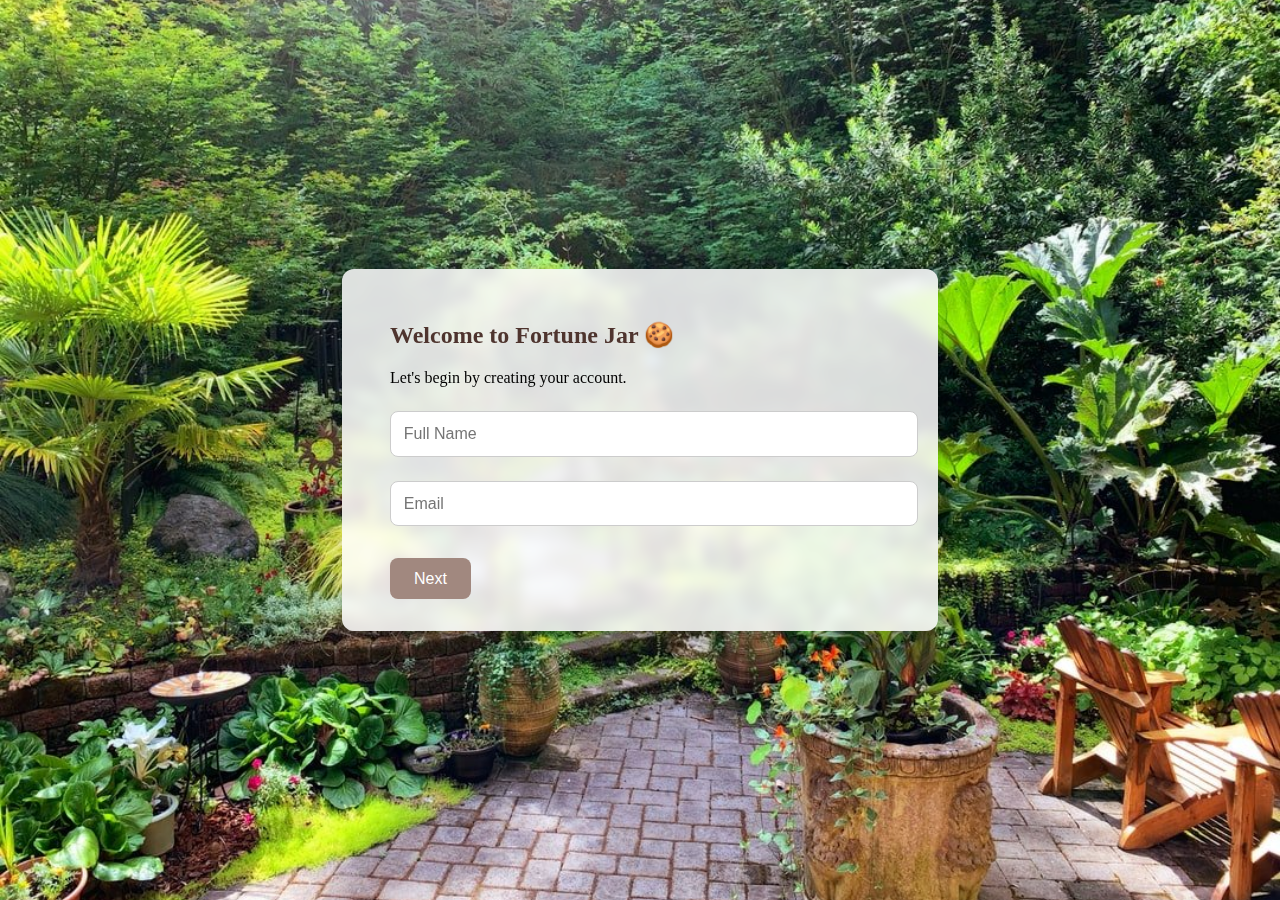
<file: Morgan_04-P1/index.html>
<!DOCTYPE html>
<html lang="en">
<head>
  <meta charset="UTF-8" />
  <meta name="viewport" content="width=device-width, initial-scale=1.0"/>
  <title>Fortune Cookie Enrollment</title>
  <link rel="stylesheet" href="style.css" />
</head>
<body>
  <div class="enrollment-container">
    <form id="enrollmentForm" novalidate>



      <div class="step active">
        <h2>Welcome to Fortune Jar 🍪</h2>
        <p>Let's begin by creating your account.</p>
        <input type="text" placeholder="Full Name" name="name" required />
        <input type="email" placeholder="Email" name="email" required />
        <button type="button" class="next">Next</button>
      </div>


      <div class="step">
        <h2>Your Background</h2>
        <p>Have you ever been to therapy?</p>
        <label><input type="radio" name="therapy" value="yes" required /> Yes</label>
        <label><input type="radio" name="therapy" value="no" required /> No</label>

        <p>Have you ever seen a fortune teller?</p>
        <label><input type="radio" name="fortune_teller" value="yes" required /> Yes</label>
        <label><input type="radio" name="fortune_teller" value="no" required /> No</label>

        <p>Do you believe in fate or free will?</p>
        <label><input type="radio" name="belief" value="fate" required /> Fate</label>
        <label><input type="radio" name="belief" value="free_will" required /> Free Will</label>

        <p>Do you prefer mornings or nights?</p>
        <label><input type="radio" name="time_pref" value="morning" required /> Morning</label>
        <label><input type="radio" name="time_pref" value="night" required /> Night</label>

        <p>What brings you peace?</p>
        <input type="text" name="peace" placeholder="e.g., nature, music, silence" required />

        <button type="button" class="next">Next</button>
      </div>
 
      <div class="step">
        <h2>What matters to you?</h2>
        <p>Select values that resonate with you:</p>
        <label><input type="checkbox" name="values" value="Love" /> Love</label>
        <label><input type="checkbox" name="values" value="Growth" /> Growth</label>
        <label><input type="checkbox" name="values" value="Truth" /> Truth</label>
        <label><input type="checkbox" name="values" value="Healing" /> Healing</label>
        <label><input type="checkbox" name="values" value="Joy" /> Joy</label>
        <label><input type="checkbox" name="values" value="Resilience" /> Resilience</label>

        <button type="submit">Submit</button>
      </div>
    </form>
  </div>

  <script src="script.js"></script>
</body>
</html>
</file>
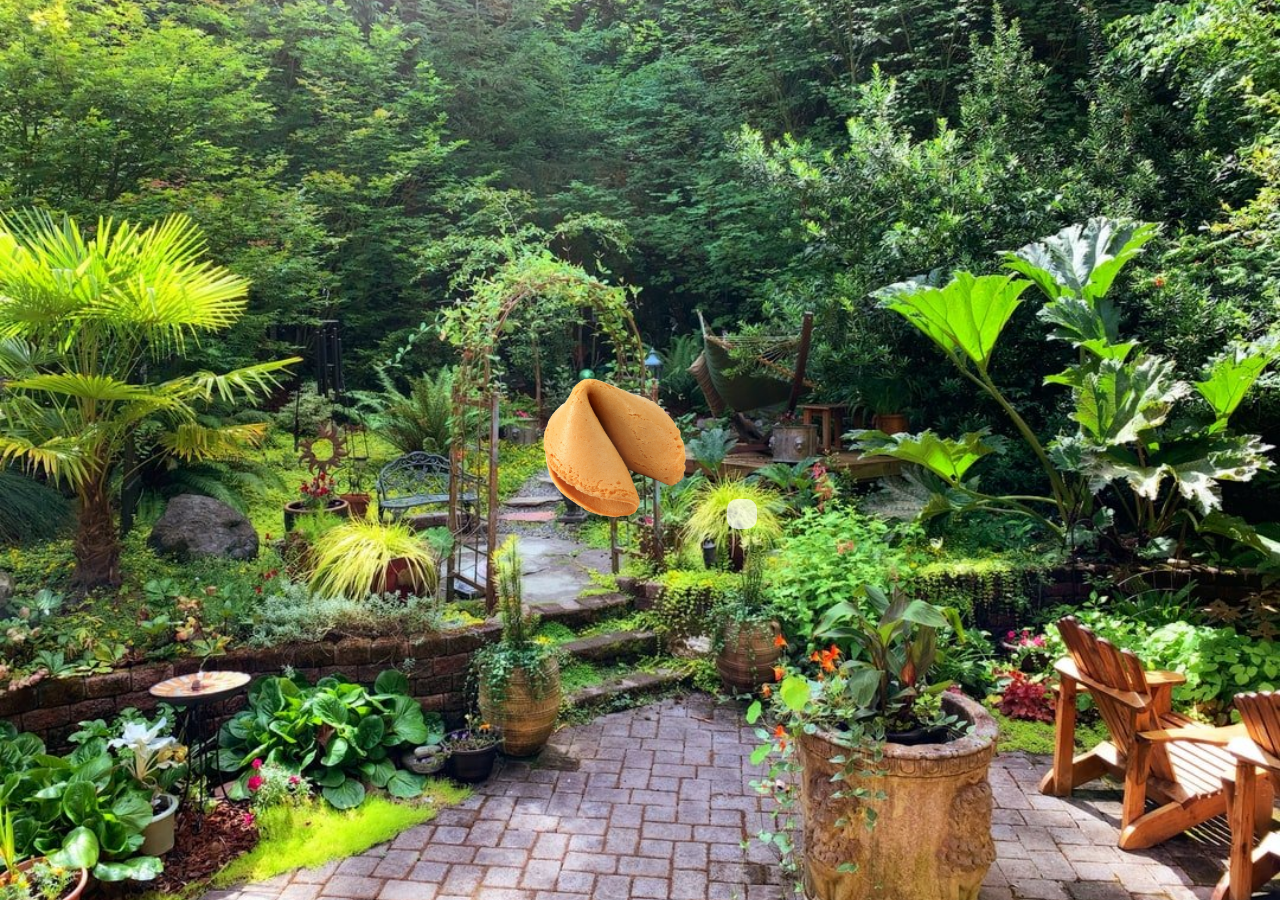
<file: Morgan_04-P2/index.html>
<!DOCTYPE html>
<html lang="en">
<head>
    <meta charset="UTF-8">
    <title>Random Fortune Cookie</title>
    <link rel="stylesheet" href="style.css">
</head>
<body>
    <div class="cookie-container">
        <img id="cookie" src="images/closedcookie.png" alt="Fortune Cookie" />
        <p id="quote"></p>
    </div>

    <script src="script.js"></script>
</body>
</html>
</file>
<file: Morgan_04-P1/style.css>
body {
    font-family: 'Georgia', serif;
    background: url('images/meditationgarden.jpeg') no-repeat center center fixed;
    background-size: cover;
    margin: 0;
    padding: 0;
    display: flex;
    justify-content: center;
    align-items: center;
    height: 100vh;
  }
  
  .enrollment-container {
    background: rgba(255, 255, 255, 0.85);
    padding: 2rem 3rem;
    border-radius: 12px;
    box-shadow: 0 10px 30px rgba(0, 0, 0, 0.2);
    width: 100%;
    max-width: 500px;
    backdrop-filter: blur(6px);
  }
  
  form .step {
    display: none;
    animation: fadeIn 0.5s ease forwards;
  }
  
  form .step.active {
    display: block;
  }
  
  h2 {
    font-family: 'Papyrus', cursive;
    color: #4e342e;
  }
  
  input[type="text"],
  input[type="email"] {
    width: 100%;
    padding: 0.8rem;
    margin: 0.5rem 0 1rem;
    border-radius: 8px;
    border: 1px solid #ccc;
    font-size: 1rem;
  }
  
  label {
    display: block;
    margin: 0.5rem 0;
    font-size: 0.95rem;
  }
  
  button {
    background: #a1887f;
    color: white;
    border: none;
    padding: 0.7rem 1.5rem;
    font-size: 1rem;
    border-radius: 8px;
    cursor: pointer;
    margin-top: 1rem;
    transition: background 0.3s ease;
  }
  
  button:hover {
    background: #8d6e63;
  }
  
  @keyframes fadeIn {
    from { opacity: 0; transform: translateY(10px); }
    to { opacity: 1; transform: translateY(0); }
  }
</file>
<file: Morgan_04-P2/style.css>
body {
    font-family: 'Georgia', serif;
    background: url('images/meditationgarden.jpeg') no-repeat center center fixed;
    background-size: cover;
    margin: 0;
    padding: 0;
    display: flex;
    justify-content: center;
    align-items: center;
    height: 100vh;
}

.cookie-container {
    text-align: center;
}

#cookie {
    width: 200px;
    cursor: pointer;
    transition: transform 0.3s ease;
}

#cookie:hover {
    transform: scale(1.1);
}

#quote {
    margin-top: 20px;
    padding: 15px;
    background: rgba(255, 255, 255, 0.7);
    border-radius: 10px;
    display: inline-block;
    font-size: 1.2em;
    max-width: 300px;
}
</file>
